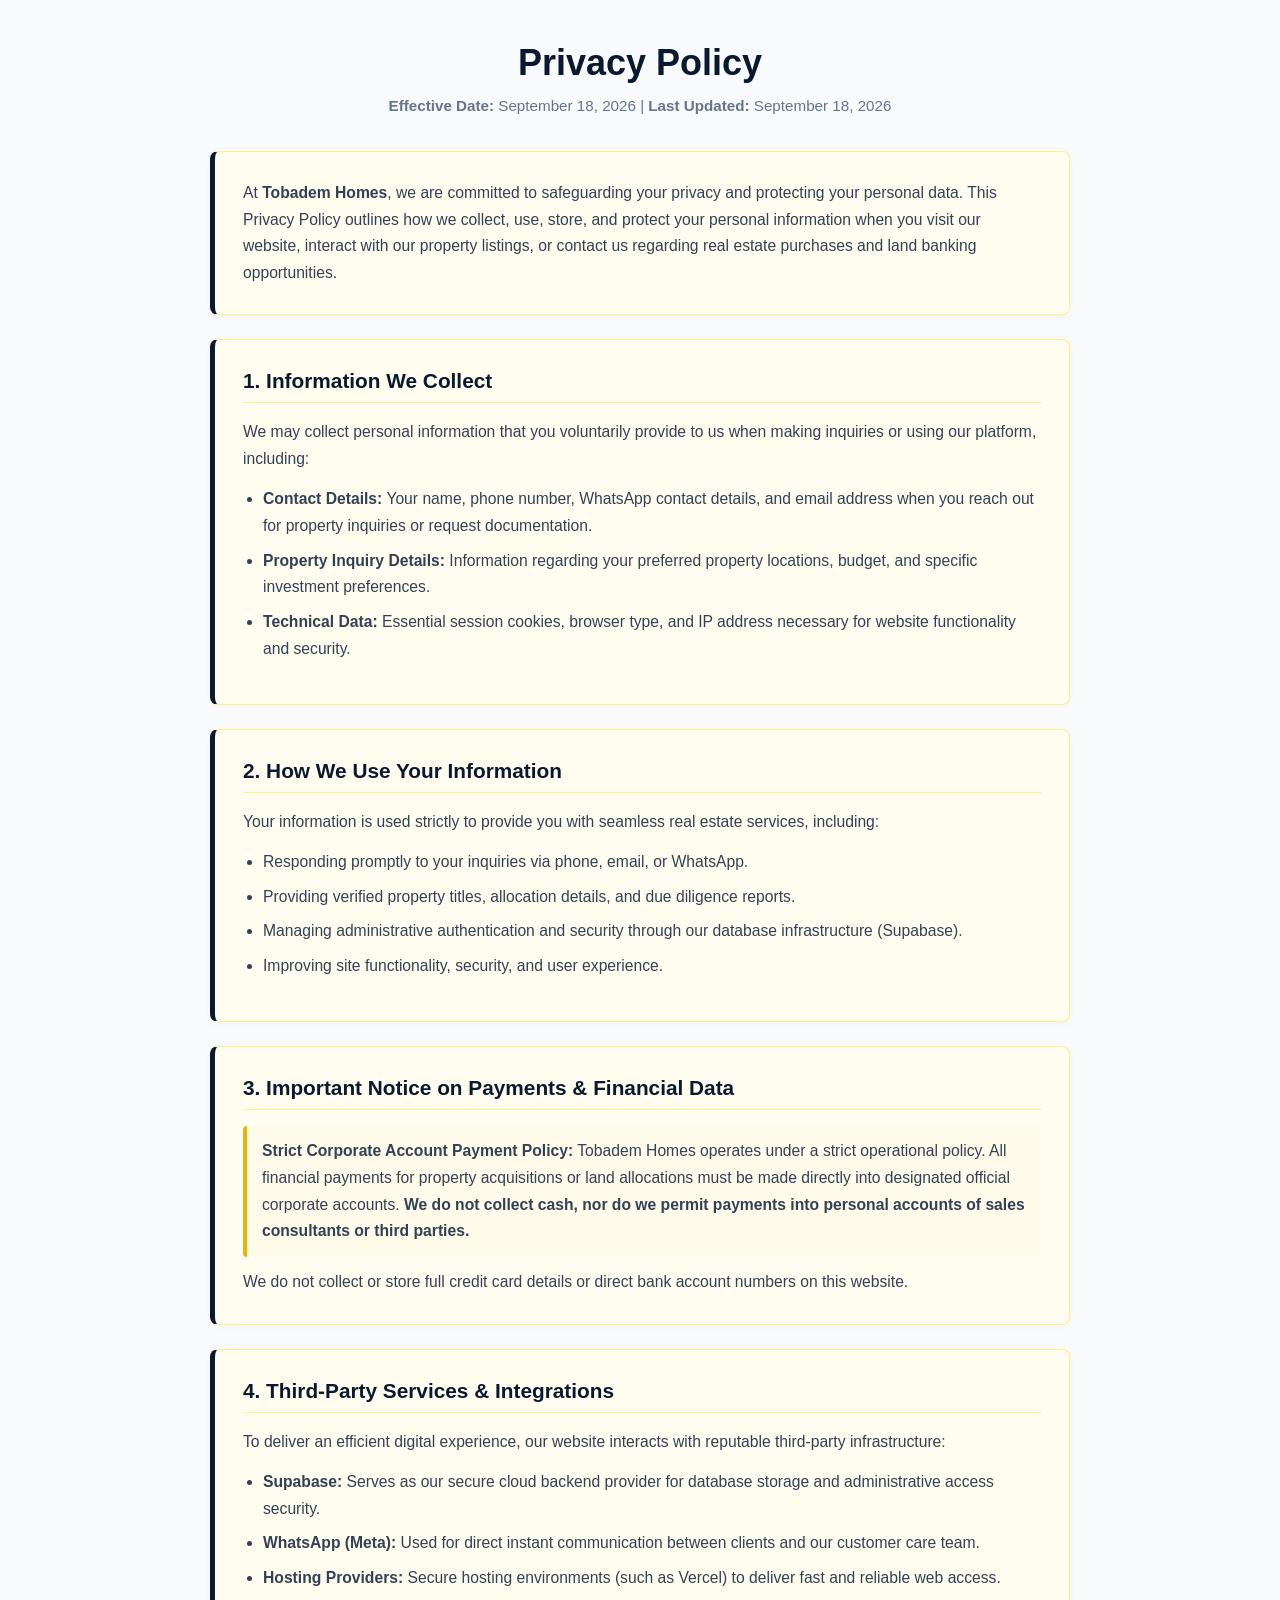
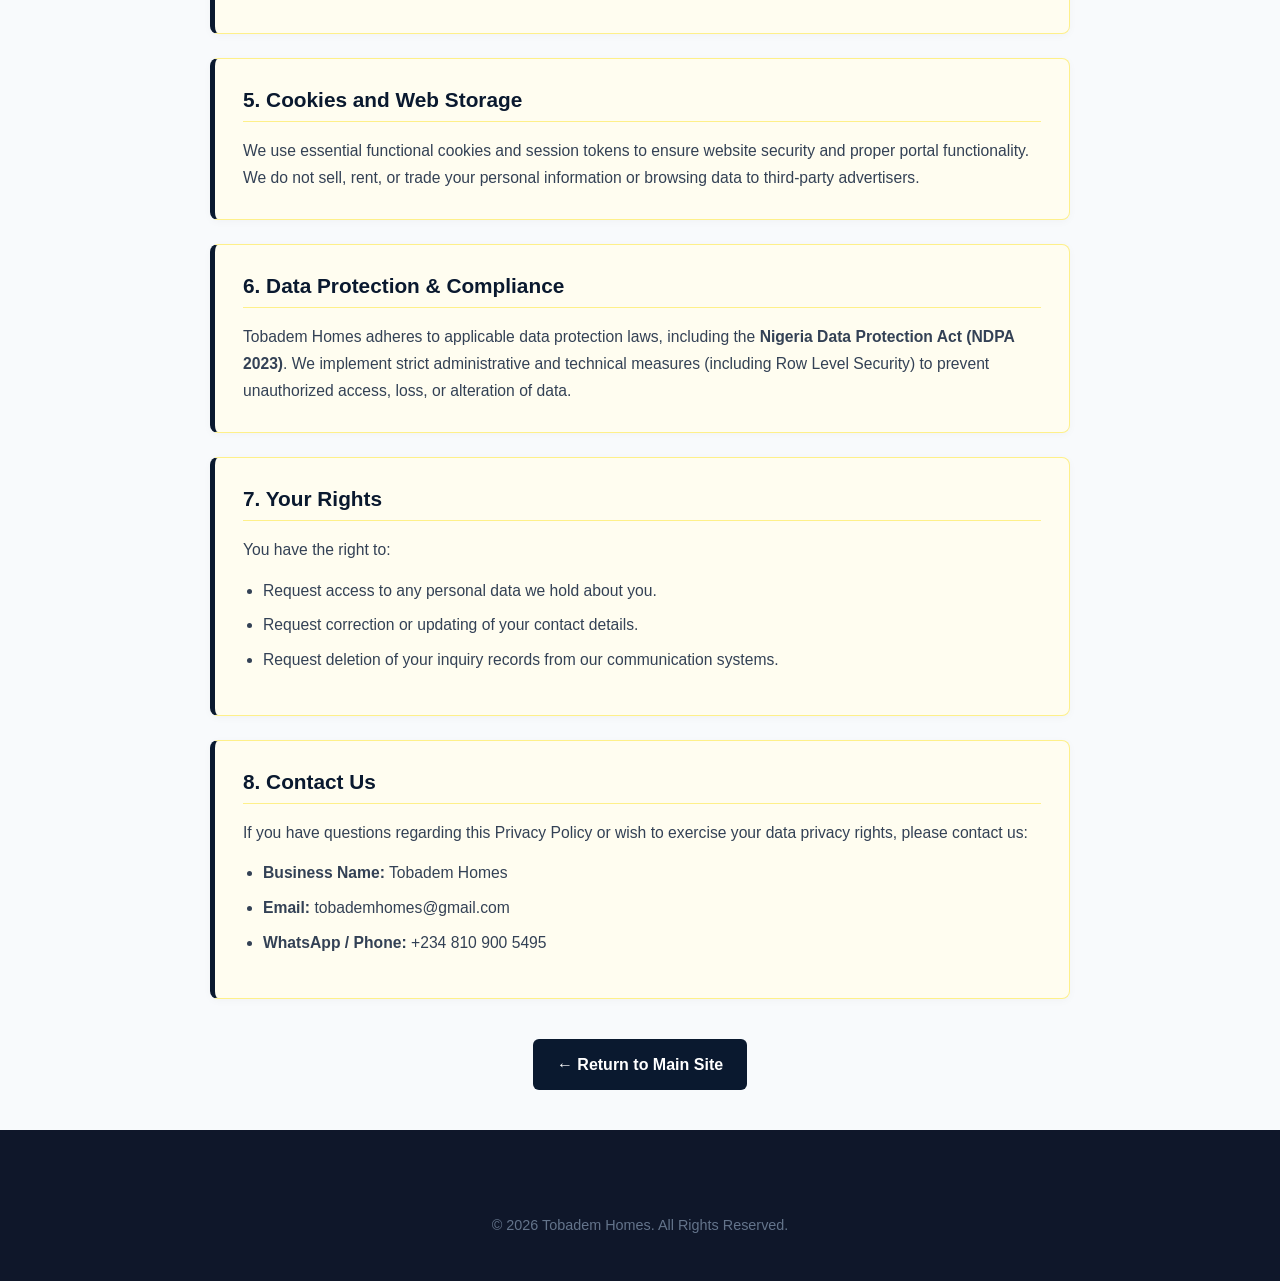
<file: privacy-policy.html>
<!doctype html>
<html lang="en">
  <head>
    <meta charset="UTF-8" />
    <meta name="viewport" content="width=device-width, initial-scale=1.0" />
    <title>Privacy Policy - Tobadem Homes</title>

    <!-- Google Tag Manager -->
    <script>
      (function (w, d, s, l, i) {
        w[l] = w[l] || [];
        w[l].push({ "gtm.start": new Date().getTime(), event: "gtm.js" });
        var f = d.getElementsByTagName(s)[0],
          j = d.createElement(s),
          dl = l != "dataLayer" ? "&l=" + l : "";
        j.async = true;
        j.src = "https://www.googletagmanager.com/gtm.js?id=" + i + dl;
        f.parentNode.insertBefore(j, f);
      })(window, document, "script", "dataLayer", "GTM-56NGSJLP");
    </script>
    <!-- End Google Tag Manager -->

    <link rel="stylesheet" href="style.css" />
    <link rel="icon" type="image/x-icon" href="./images/favicon.ico" />

    <style>
      /* Main Page Setup */
      body {
        background-color: #f8fafc;
        margin: 0;
        padding: 0;
        font-family:
          -apple-system, BlinkMacSystemFont, "Segoe UI", Roboto, Helvetica,
          Arial, sans-serif;
      }

      .privacy-container {
        max-width: 900px;
        margin: 40px auto;
        padding: 0 20px;
        line-height: 1.7;
        color: #334155;
      }

      .privacy-header {
        text-align: center;
        margin-bottom: 2rem;
      }

      .privacy-header h1 {
        color: #0a192f; /* Deep Navy Blue */
        font-size: 2.25rem;
        margin-bottom: 0.5rem;
      }

      .privacy-header .meta-date {
        color: #64748b;
        font-size: 0.95rem;
      }

      /* Card Container Wrapper for Each Policy Section */
      .privacy-card {
        background-color: #fffdf0; /* Soft, faint yellow background */
        border: 1px solid #fef08a; /* Soft yellow border */
        border-left: 5px solid #0a192f; /* Navy Blue left accent border */
        border-radius: 8px;
        padding: 1.75rem;
        margin-bottom: 1.5rem;
        box-shadow: 0 2px 8px rgba(0, 0, 0, 0.03);
      }

      .privacy-card h2 {
        color: #0a192f; /* Navy Blue */
        font-size: 1.3rem;
        margin-top: 0;
        margin-bottom: 1rem;
        border-bottom: 1px solid #fef08a;
        padding-bottom: 8px;
      }

      .privacy-card p {
        margin-top: 0;
        margin-bottom: 0.85rem;
        font-size: 0.98rem;
      }

      .privacy-card p:last-child {
        margin-bottom: 0;
      }

      .privacy-card ul {
        margin: 0.5rem 0 0.85rem 1.25rem;
        padding: 0;
      }

      .privacy-card ul li {
        margin-bottom: 0.5rem;
        font-size: 0.98rem;
      }

      /* Notice Box inside Card 3 */
      .notice-box {
        background-color: #fffbeb;
        border-left: 4px solid #eab308; /* Strong Yellow Accent */
        padding: 12px 15px;
        margin: 12px 0;
        border-radius: 4px;
      }

      /* Back to Home Button */
      .back-home-container {
        text-align: center;
        margin: 2.5rem 0;
      }

      .back-home-btn {
        display: inline-block;
        background-color: #0a192f;
        color: #ffffff;
        padding: 0.75rem 1.5rem;
        text-decoration: none;
        border-radius: 6px;
        font-weight: 600;
        transition: background-color 0.2s ease;
      }

      .back-home-btn:hover {
        background-color: #1e3a8a;
      }

      footer p {
        text-align: center;
        padding: 20px;
        font-size: 0.9em;
        color: #64748b;
      }
    </style>
  </head>
  <body>
    <!-- Google Tag Manager (noscript) -->
    <noscript
      ><iframe
        src="https://www.googletagmanager.com/ns.html?id=GTM-56NGSJLP"
        height="0"
        width="0"
        style="display: none; visibility: hidden"
      ></iframe
    ></noscript>
    <!-- End Google Tag Manager (noscript) -->

    <main class="privacy-container">
      <div class="privacy-header">
        <h1>Privacy Policy</h1>
        <p class="meta-date">
          <strong>Effective Date:</strong> September 18, 2026 |
          <strong>Last Updated:</strong> September 18, 2026
        </p>
      </div>

      <!-- Overview Card -->
      <div class="privacy-card">
        <p>
          At <strong>Tobadem Homes</strong>, we are committed to safeguarding
          your privacy and protecting your personal data. This Privacy Policy
          outlines how we collect, use, store, and protect your personal
          information when you visit our website, interact with our property
          listings, or contact us regarding real estate purchases and land
          banking opportunities.
        </p>
      </div>

      <!-- Point 1 Card -->
      <div class="privacy-card">
        <h2>1. Information We Collect</h2>
        <p>
          We may collect personal information that you voluntarily provide to us
          when making inquiries or using our platform, including:
        </p>
        <ul>
          <li>
            <strong>Contact Details:</strong> Your name, phone number, WhatsApp
            contact details, and email address when you reach out for property
            inquiries or request documentation.
          </li>
          <li>
            <strong>Property Inquiry Details:</strong> Information regarding
            your preferred property locations, budget, and specific investment
            preferences.
          </li>
          <li>
            <strong>Technical Data:</strong> Essential session cookies, browser
            type, and IP address necessary for website functionality and
            security.
          </li>
        </ul>
      </div>

      <!-- Point 2 Card -->
      <div class="privacy-card">
        <h2>2. How We Use Your Information</h2>
        <p>
          Your information is used strictly to provide you with seamless real
          estate services, including:
        </p>
        <ul>
          <li>
            Responding promptly to your inquiries via phone, email, or WhatsApp.
          </li>
          <li>
            Providing verified property titles, allocation details, and due
            diligence reports.
          </li>
          <li>
            Managing administrative authentication and security through our
            database infrastructure (Supabase).
          </li>
          <li>Improving site functionality, security, and user experience.</li>
        </ul>
      </div>

      <!-- Point 3 Card -->
      <div class="privacy-card">
        <h2>3. Important Notice on Payments & Financial Data</h2>
        <div class="notice-box">
          <p>
            <strong>Strict Corporate Account Payment Policy:</strong> Tobadem
            Homes operates under a strict operational policy. All financial
            payments for property acquisitions or land allocations must be made
            directly into designated official corporate accounts.
            <strong
              >We do not collect cash, nor do we permit payments into personal
              accounts of sales consultants or third parties.</strong
            >
          </p>
        </div>
        <p>
          We do not collect or store full credit card details or direct bank
          account numbers on this website.
        </p>
      </div>

      <!-- Point 4 Card -->
      <div class="privacy-card">
        <h2>4. Third-Party Services & Integrations</h2>
        <p>
          To deliver an efficient digital experience, our website interacts with
          reputable third-party infrastructure:
        </p>
        <ul>
          <li>
            <strong>Supabase:</strong> Serves as our secure cloud backend
            provider for database storage and administrative access security.
          </li>
          <li>
            <strong>WhatsApp (Meta):</strong> Used for direct instant
            communication between clients and our customer care team.
          </li>
          <li>
            <strong>Hosting Providers:</strong> Secure hosting environments
            (such as Vercel) to deliver fast and reliable web access.
          </li>
        </ul>
      </div>

      <!-- Point 5 Card -->
      <div class="privacy-card">
        <h2>5. Cookies and Web Storage</h2>
        <p>
          We use essential functional cookies and session tokens to ensure
          website security and proper portal functionality. We do not sell,
          rent, or trade your personal information or browsing data to
          third-party advertisers.
        </p>
      </div>

      <!-- Point 6 Card -->
      <div class="privacy-card">
        <h2>6. Data Protection & Compliance</h2>
        <p>
          Tobadem Homes adheres to applicable data protection laws, including
          the
          <strong>Nigeria Data Protection Act (NDPA 2023)</strong>. We implement
          strict administrative and technical measures (including Row Level
          Security) to prevent unauthorized access, loss, or alteration of data.
        </p>
      </div>

      <!-- Point 7 Card -->
      <div class="privacy-card">
        <h2>7. Your Rights</h2>
        <p>You have the right to:</p>
        <ul>
          <li>Request access to any personal data we hold about you.</li>
          <li>Request correction or updating of your contact details.</li>
          <li>
            Request deletion of your inquiry records from our communication
            systems.
          </li>
        </ul>
      </div>

      <!-- Point 8 Card -->
      <div class="privacy-card">
        <h2>8. Contact Us</h2>
        <p>
          If you have questions regarding this Privacy Policy or wish to
          exercise your data privacy rights, please contact us:
        </p>
        <ul>
          <li><strong>Business Name:</strong> Tobadem Homes</li>
          <li><strong>Email:</strong> tobademhomes@gmail.com</li>
          <li><strong>WhatsApp / Phone:</strong> +234 810 900 5495</li>
        </ul>
      </div>

      <div class="back-home-container">
        <a href="index.html" class="back-home-btn"
          >&larr; Return to Main Site</a
        >
      </div>
    </main>

    <footer>
      <p>&copy; 2026 Tobadem Homes. All Rights Reserved.</p>
    </footer>
  </body>
</html>
</file>
<file: style.css>
/* ==========================================================================
   TOBADEM HOMES - MASTER STYLESHEET (PRODUCTION READY)
   ========================================================================== */

/* --------------------------------------------------------------------------
   1. CSS Custom Properties / Design Tokens
   -------------------------------------------------------------------------- */
:root {
  --primary: #0f172a;          /* Deep Navy / Executive Base */
  --primary-light: #1e293b;    /* Lighter Navy Surface */
  --accent: #d97706;          /* Premium Gold / Amber */
  --accent-hover: #b45309;    /* Deep Gold Hover */
  --brand-green: #16a34a;      /* Original Verified Seal Green */
  --brand-green-hover: #15803d;/* Darker Green Hover */
  --brand-green-fade: rgba(22, 163, 74, 0.12); /* Soft Faded Green Badge BG */
  --bg-light: #f8fafc;         /* Cool Light Grey Background */
  --bg-white: #ffffff;         /* Pure White Surface */
  --text-dark: #334155;        /* Charcoal Body Text */
  --text-muted: #64748b;       /* Muted / Secondary Text */
  --border-color: #e2e8f0;     /* Border Light Neutral */
  --shadow-sm: 0 1px 3px rgba(0,0,0,0.1);
  --shadow-md: 0 4px 6px -1px rgba(0,0,0,0.1), 0 2px 4px -1px rgba(0,0,0,0.06);
  --shadow-lg: 0 20px 25px -5px rgba(0, 0, 0, 0.25);
  --transition: all 0.3s ease;
  --max-width: 1200px;
  --radius-sm: 6px;
  --radius-md: 8px;
  --radius-lg: 12px;
}

/* --------------------------------------------------------------------------
   2. Global Resets & Base Styles
   -------------------------------------------------------------------------- */
* {
  margin: 0;
  padding: 0;
  box-sizing: border-box;
}

html {
  scroll-behavior: smooth;
  font-size: 16px;
}

body {
  font-family: 'Segoe UI', -apple-system, BlinkMacSystemFont, Roboto, Oxygen, Ubuntu, Cantarell, sans-serif;
  line-height: 1.6;
  color: var(--text-dark);
  background-color: var(--bg-light);
  overflow-x: hidden;
}

h1, h2, h3, h4, h5, h6 {
  color: var(--primary);
  line-height: 1.25;
  font-weight: 700;
}

p {
  margin-bottom: 1rem;
}

p:last-child {
  margin-bottom: 0;
}

a {
  text-decoration: none;
  color: inherit;
  transition: var(--transition);
}

img {
  max-width: 100%;
  height: auto;
  display: block;
}

/* Accessibility Focus States */
a:focus-visible,
button:focus-visible,
input:focus-visible,
textarea:focus-visible {
  outline: 2px solid var(--accent);
  outline-offset: 2px;
}

/* --------------------------------------------------------------------------
   3. Common Layout & Utilities
   -------------------------------------------------------------------------- */
.container {
  max-width: var(--max-width);
  margin: 0 auto;
  padding: 0 1.5rem;
}

/* Section transparent overrides for unified background */
section,
.bg-light,
.developer-partners-section {
  background-color: transparent !important;
}

.section-header {
  text-align: center;
  margin-bottom: 2rem;
}

.section-header h2 {
  font-size: 2.25rem;
  font-weight: 800;
  margin-bottom: 0.5rem;
}

.section-header p {
  color: var(--text-muted);
  font-size: 1.1rem;
}

.grid {
  display: grid;
  grid-template-columns: repeat(auto-fit, minmax(300px, 1fr));
  gap: 2rem;
}

.category {
  display: inline-block;
  font-size: 0.75rem;
  text-transform: uppercase;
  letter-spacing: 1px;
  font-weight: 700;
  color: var(--accent);
  background: rgba(217, 119, 6, 0.1);
  padding: 0.25rem 0.75rem;
  border-radius: 50px;
  margin-bottom: 0.5rem;
}

.lead {
  font-size: 1.15rem;
  font-weight: 600;
  color: var(--primary);
}

/* Button Variants */
.btn-primary {
  display: inline-block;
  background-color: var(--accent);
  color: #ffffff;
  padding: 0.8rem 1.6rem;
  border-radius: var(--radius-sm);
  font-weight: 600;
  border: none;
  cursor: pointer;
  text-align: center;
  transition: var(--transition);
}

.btn-primary:hover {
  background-color: var(--accent-hover);
  transform: translateY(-2px);
}

.btn-secondary {
  display: inline-block;
  background-color: transparent;
  color: #ffffff;
  padding: 0.8rem 1.6rem;
  border-radius: var(--radius-sm);
  font-weight: 600;
  border: 2px solid #ffffff;
  cursor: pointer;
  text-align: center;
  transition: var(--transition);
}

.btn-secondary:hover {
  background-color: #ffffff;
  color: var(--primary);
}

/* --------------------------------------------------------------------------
   4. Navigation Bar & Mobile Menu Toggle Styles
   -------------------------------------------------------------------------- */
header {
  position: sticky;
  top: 0;
  background-color: #ffffff !important;
  z-index: 1000;
  border-bottom: 1px solid var(--border-color);
  box-shadow: var(--shadow-sm);
}

.navbar {
  display: flex;
  justify-content: space-between;
  align-items: center;
  max-width: var(--max-width);
  margin: 0 auto;
  padding: 1.2rem 1.5rem;
}

.logo {
  font-size: 1.5rem;
  font-weight: 800;
  color: var(--primary);
  letter-spacing: 1px;
}

.logo span {
  color: var(--accent);
}

.nav-links {
  display: flex;
  list-style: none;
  align-items: center;
  gap: 1.8rem;
}

.nav-links a {
  color: var(--text-dark);
  font-size: 0.95rem;
  font-weight: 600;
}

.nav-links a:hover {
  color: var(--accent);
}

.btn-nav {
  background-color: var(--accent);
  color: #ffffff !important;
  padding: 0.55rem 1.2rem;
  border-radius: var(--radius-sm);
}

.btn-nav:hover {
  background-color: var(--accent-hover) !important;
}

.menu-toggle {
  display: none;
  flex-direction: column;
  cursor: pointer;
  gap: 5px;
}

.menu-toggle .bar {
  width: 25px;
  height: 3px;
  background-color: var(--primary, #333);
  transition: 0.3s;
}

/* --------------------------------------------------------------------------
   5. Hero Section (Responsive Auto-Height)
   -------------------------------------------------------------------------- */
.hero,
#home.hero {
  background: linear-gradient(rgba(15, 23, 42, 0.85), rgba(15, 23, 42, 0.85)), 
              url('images/hero-photo.jpeg') center/cover no-repeat !important;
  height: auto !important;
  min-height: 480px;
  display: flex;
  align-items: center;
  justify-content: center;
  text-align: center;
  padding: 5rem 1.5rem 4rem 1.5rem !important;
  position: relative;
  z-index: 1;
}

.hero-content {
  max-width: 800px;
  width: 100%;
}

.hero-content h1 {
  color: #ffffff !important;
  font-size: 3rem;
  margin-bottom: 1rem;
}

.hero-content p {
  color: #e2e8f0 !important;
  font-size: 1.25rem;
  margin-bottom: 2rem;
}

.hero-btns {
  display: flex;
  gap: 1rem;
  justify-content: center;
}

/* --------------------------------------------------------------------------
   6. About Us Section (Standardized Header Scale & Center Alignment)
   -------------------------------------------------------------------------- */
#about h2,
.about-section h2,
.about-text h2,
#about .section-header {
  font-size: 2.25rem !important; /* Standardized to match all section titles */
  font-weight: 800 !important;
  color: var(--primary) !important;
  text-align: center !important;
  margin-bottom: 0.75rem !important;
}

#about p.lead,
.about-section p.lead,
.about-text p.lead,
#about .lead {
  text-align: center !important;
  max-width: 900px !important;
  margin-left: auto !important;
  margin-right: auto !important;
  margin-bottom: 2rem !important;
}

/* Maintain Justified Body Paragraphs Across Full Width */
#about p:not(.lead),
.about-section p:not(.lead),
.about-content p:not(.lead) {
  text-align: justify !important;
  text-justify: inter-word !important;
  max-width: 100% !important;
  margin-bottom: 1.2rem;
}

.about-text {
  max-width: 100% !important;
  margin: 0 auto;
}

/* --------------------------------------------------------------------------
   7. CEO / Leadership Section
   -------------------------------------------------------------------------- */
.ceo-wrapper {
  display: flex;
  align-items: flex-start;
  gap: 3.5rem;
}

.ceo-image-container {
  flex: 0 0 380px;
  position: relative;
  background-color: var(--border-color);
  border-radius: var(--radius-lg);
}

.ceo-img {
  width: 100%;
  height: 460px;
  border-radius: var(--radius-lg);
  box-shadow: var(--shadow-md);
  object-fit: cover;
  object-position: center top;
}

.ceo-badge {
  position: absolute;
  bottom: 20px;
  left: 20px;
  background-color: var(--accent);
  color: #ffffff;
  padding: 0.5rem 1rem;
  font-weight: 700;
  font-size: 0.85rem;
  border-radius: var(--radius-sm);
  box-shadow: var(--shadow-sm);
}

.ceo-content {
  flex: 1;
}

.ceo-content h2 {
  font-size: 2.2rem;
  margin-bottom: 0.2rem;
}

.ceo-name {
  color: var(--accent);
  font-size: 1.4rem;
  margin-bottom: 1.2rem;
}

/* CEO Text Justification */
#ceo .ceo-content p,
#ceo .ceo-content .lead {
  text-align: justify !important;
  text-justify: inter-word !important;
}

.ceo-highlights {
  display: flex;
  flex-direction: column;
  gap: 0.8rem;
  margin-top: 1.5rem;
}

.highlight-item {
  display: flex;
  align-items: center;
  gap: 0.8rem;
  font-weight: 600;
  color: var(--primary);
}

.highlight-item i {
  color: var(--accent);
  font-size: 1.2rem;
}

/* --------------------------------------------------------------------------
   8. Meet Our Team Section (Scope-Protected)
   -------------------------------------------------------------------------- */
.tobadem-team-section {
  text-align: center;
}

.tobadem-team-section .container {
  max-width: 1200px;
  margin: 0 auto;
  position: relative;
}

.tobadem-team-section .section-title {
  color: #0f172a;
  font-size: 2.25rem;
  font-weight: 800;
  letter-spacing: -0.5px;
  margin-bottom: 12px;
}

.tobadem-team-section .section-subtitle {
  color: #64748b;
  font-size: 1rem;
  max-width: 700px;
  margin: 0 auto 50px auto;
  line-height: 1.6;
}

.tobadem-team-section .slider-wrapper {
  position: relative;
  width: 100%;
}

.tobadem-team-section .team-slider {
  display: grid;
  grid-auto-flow: column;
  grid-auto-columns: calc((100% - 60px) / 4);
  gap: 20px;
  overflow-x: auto;
  scroll-behavior: smooth;
  scrollbar-width: none;
  padding-bottom: 25px;
  scroll-snap-type: x mandatory;
}

.tobadem-team-section .team-slider::-webkit-scrollbar {
  display: none;
}

.tobadem-team-section .team-card {
  position: relative;
  display: flex;
  flex-direction: column;
  background: #ffffff;
  border-radius: 8px;
  overflow: hidden;
  box-shadow: 0 4px 6px -1px rgba(0, 0, 0, 0.05), 0 2px 4px -1px rgba(0, 0, 0, 0.03);
  border: 1px solid #f1f5f9;
  scroll-snap-align: center;
}

.tobadem-team-section .team-card:first-child {
  scroll-snap-align: start;
}

.tobadem-team-section .image-container {
  width: 100%;
  height: 340px;
  overflow: hidden;
  clip-path: polygon(12% 0%, 100% 0%, 88% 100%, 0% 100%);
  background: #f8fafc;
  position: relative;
}

.tobadem-team-section .image-container::before {
  content: '';
  position: absolute;
  top: 0;
  left: 11.5%;
  width: 4px;
  height: 35px;
  background-color: #d97706;
  z-index: 2;
}

.tobadem-team-section .image-container img,
.team-card img,
.team-member-img img {
  width: 100%;
  height: 100%;
  object-fit: cover;
  object-position: center top !important;
}

.tobadem-team-section .member-info {
  margin-top: 5px;
  background: #ffffff;
  border-left: 4px solid #d97706;
  padding: 16px 15px;
  text-align: left;
  clip-path: polygon(0 0, 90% 0, 100% 100%, 0% 100%);
}

.tobadem-team-section .member-name {
  font-size: 1.15rem;
  font-weight: 700;
  color: #0f172a;
  letter-spacing: -0.3px;
}

.tobadem-team-section .member-role {
  font-size: 0.9rem;
  color: #d97706;
  font-weight: 600;
  margin-top: 3px;
}

.tobadem-team-section .slide-btn {
  position: absolute;
  right: -25px;
  top: 45%;
  transform: translateY(-50%);
  width: 46px;
  height: 46px;
  border-radius: 6px;
  background-color: #d97706;
  color: #ffffff;
  border: none;
  cursor: pointer;
  display: flex;
  align-items: center;
  justify-content: center;
  box-shadow: 0 4px 12px rgba(217, 119, 6, 0.2);
  transition: background-color 0.2s, transform 0.2s;
  z-index: 10;
  user-select: none;
}

.tobadem-team-section .slide-btn:hover {
  background-color: #b45309;
  transform: translateY(-50%) scale(1.03);
}

.tobadem-team-section .prev-btn {
  left: -25px;
  right: auto;
}

/* --------------------------------------------------------------------------
   9. Developer Partners Section (Marquee)
   -------------------------------------------------------------------------- */
.developer-partners-wrapper {
  overflow: hidden;
  width: 100%;
  position: relative;
}

.developer-partners-grid {
  display: flex !important;
  gap: 20px;
  width: max-content;
  animation: continuousScrollRight 10s linear infinite;
}

.developer-partners-grid:hover {
  animation-play-state: paused;
}

.developer-partners-section .partner-card {
  flex-shrink: 0;
  min-width: 220px;
  text-align: center;
  background: #ffffff;
  border: 1px solid var(--border-color);
  border-radius: var(--radius-md);
  padding: 1.2rem 1rem;
  box-shadow: var(--shadow-sm);
  transition: var(--transition);
}

.developer-partners-section .partner-card:hover {
  transform: translateY(-3px);
  border-color: var(--accent);
  box-shadow: var(--shadow-md);
}

.partner-card span {
  font-weight: 700;
  color: var(--primary);
  font-size: 1rem;
}

/* --------------------------------------------------------------------------
   10. Property Cards & Green Accents
   -------------------------------------------------------------------------- */
#property-grid {
  display: grid;
  grid-template-columns: repeat(auto-fill, minmax(300px, 1fr));
  gap: 20px;
}

.filter-container {
  display: flex;
  justify-content: center;
  gap: 0.8rem;
  margin-bottom: 2.5rem;
  flex-wrap: wrap;
  grid-column: 1 / -1;
}

.filter-btn {
  background-color: #ffffff;
  border: 1px solid var(--border-color);
  padding: 0.6rem 1.2rem;
  border-radius: 50px;
  cursor: pointer;
  font-weight: 600;
  color: var(--text-dark);
  transition: var(--transition);
}

.filter-btn:hover,
.filter-btn.active {
  background-color: var(--primary);
  color: #ffffff;
  border-color: var(--primary);
}

.property-card {
  background: #ffffff;
  border-radius: var(--radius-md);
  overflow: hidden;
  box-shadow: var(--shadow-sm);
  border: 1px solid var(--border-color);
  display: flex;
  flex-direction: column;
  transition: var(--transition);
  max-width: 380px;
  width: 100%;
  margin: 0 auto;
}

.property-card:hover {
  transform: translateY(-5px);
  box-shadow: var(--shadow-md);
}

.card-image-wrapper {
  position: relative !important;
  height: 220px !important;
  max-height: 220px !important;
  overflow: hidden;
  background-color: #e2e8f0;
}

.card-img {
  width: 100%;
  height: 220px !important;
  max-height: 220px !important;
  object-fit: cover;
  transition: transform 0.5s ease;
}

.property-card:hover .card-img {
  transform: scale(1.05);
}

.card-badge {
  position: absolute;
  top: 15px;
  left: 15px;
  background: var(--brand-green-fade);
  color: var(--brand-green-hover);
  border: 1px solid rgba(22, 163, 74, 0.3);
  backdrop-filter: blur(4px);
  padding: 0.35rem 0.85rem;
  font-size: 0.75rem;
  font-weight: 700;
  border-radius: 50px;
}

.verification-seal {
  position: absolute !important;
  top: 12px !important;
  right: 12px !important;
  left: auto !important;
  bottom: auto !important;
  width: auto !important;
  height: auto !important;
  max-width: max-content !important;
  max-height: max-content !important;
  padding: 6px 12px !important;
  display: inline-flex !important;
  align-items: center !important;
  justify-content: center !important;
  gap: 6px !important;
  background-color: #10b981 !important;
  color: #ffffff !important;
  font-size: 0.85rem !important;
  font-weight: 700 !important;
  line-height: 1 !important;
  white-space: nowrap !important;
  border-radius: 6px !important;
  z-index: 10 !important;
}

.verification-seal svg {
  width: 14px !important;
  height: 14px !important;
  min-width: 14px !important;
  fill: currentColor !important;
}

.card-body {
  padding: 1.5rem;
  display: flex;
  flex-direction: column;
  flex-grow: 1;
}

.card-title {
  font-size: 1.2rem;
  margin-bottom: 0.4rem;
}

.card-location {
  color: var(--text-muted);
  font-size: 0.85rem;
  display: flex;
  align-items: center;
  gap: 4px;
  margin-bottom: 1rem;
}

.card-pricing-block {
  background-color: var(--bg-light);
  padding: 0.8rem 1rem;
  border-radius: var(--radius-sm);
  margin-bottom: 1rem;
}

.price-main {
  display: flex;
  flex-direction: column;
  margin-bottom: 0.3rem;
}

.price-label {
  font-size: 0.75rem;
  color: var(--text-muted);
  text-transform: uppercase;
}

.price-value {
  font-size: 1.25rem;
  font-weight: 800;
  color: var(--accent);
}

.deposit-tag {
  font-size: 0.85rem;
  color: var(--text-dark);
}

.card-features-list {
  list-style: none;
  margin-bottom: 1.5rem;
  flex-grow: 1;
}

.btn-verify-action {
  display: block;
  width: 100%;
  background-color: var(--brand-green);
  color: #ffffff;
  text-align: center;
  padding: 0.8rem;
  border-radius: var(--radius-sm);
  font-size: 0.9rem;
  font-weight: 700;
  transition: var(--transition);
}

.btn-verify-action:hover {
  background-color: var(--brand-green-hover);
  transform: translateY(-2px);
  box-shadow: 0 4px 10px rgba(22, 163, 74, 0.25);
}

/* --------------------------------------------------------------------------
   11. Testimonials & Client Reviews Slider (Marquee)
   -------------------------------------------------------------------------- */
.reviews-slider-wrapper {
  overflow: hidden;
  width: 100%;
  position: relative;
}

.reviews-track {
  display: flex;
  gap: 24px;
  width: max-content;
  animation: continuousScrollRight 10s linear infinite;
}

.reviews-track:hover {
  animation-play-state: paused;
}

.review-card {
  flex-shrink: 0;
  width: 320px;
  background: var(--bg-white);
  border: 1px solid var(--border-color);
  border-radius: var(--radius-md);
  padding: 1.8rem;
  box-shadow: var(--shadow-sm);
  display: flex;
  flex-direction: column;
  justify-content: space-between;
}

.review-stars {
  color: var(--accent);
  margin-bottom: 0.8rem;
  font-size: 0.9rem;
}

.review-text {
  font-size: 0.95rem;
  color: var(--text-dark);
  font-style: italic;
  margin-bottom: 1.2rem;
}

.review-author {
  display: flex;
  flex-direction: column;
}

.review-author strong {
  color: var(--primary);
  font-size: 0.95rem;
}

.review-author span {
  font-size: 0.8rem;
  color: var(--text-muted);
}

/* --------------------------------------------------------------------------
   12. SHARED KEYFRAME ANIMATIONS
   -------------------------------------------------------------------------- */
@keyframes continuousScrollRight {
  0% {
    transform: translateX(-50%);
  }
  100% {
    transform: translateX(0);
  }
}

/* --------------------------------------------------------------------------
   13. Educational Blog Cards Section
   -------------------------------------------------------------------------- */
.card {
  background-color: #ffffff;
  border-radius: var(--radius-md);
  border: 1px solid var(--border-color);
  box-shadow: var(--shadow-sm);
  transition: var(--transition);
  display: flex;
  flex-direction: column;
}

.card:hover {
  transform: translateY(-5px);
  box-shadow: var(--shadow-md);
}

.card-body h3 {
  font-size: 1.3rem;
  margin-top: 0.4rem;
  margin-bottom: 0.4rem;
}

.card-body .date {
  font-size: 0.85rem;
  color: var(--text-muted);
  margin-bottom: 1rem;
}

/* --------------------------------------------------------------------------
   14. Contact Section & Forms
   -------------------------------------------------------------------------- */
.contact-wrapper {
  max-width: 650px;
  margin: 0 auto;
  background-color: #ffffff;
  padding: 2.5rem;
  border-radius: var(--radius-lg);
  box-shadow: var(--shadow-sm);
  border: 1px solid var(--border-color);
}

.contact-form {
  display: flex;
  flex-direction: column;
  gap: 1.2rem;
}

.contact-form input,
.contact-form textarea {
  width: 100%;
  padding: 0.8rem 1rem;
  border: 1px solid var(--border-color);
  border-radius: var(--radius-sm);
  font-family: inherit;
  font-size: 0.95rem;
  outline: none;
  transition: var(--transition);
}

.contact-form input:focus,
.contact-form textarea:focus {
  border-color: var(--accent);
}

#formFeedback {
  margin-top: 12px;
  display: block;
  width: 100%;
}

/* --------------------------------------------------------------------------
   15. Modal Reader Mechanics (Justified Body Text)
   -------------------------------------------------------------------------- */
.blog-modal {
  display: none;
  position: fixed;
  top: 0;
  left: 0;
  width: 100%;
  height: 100%;
  background: rgba(15, 23, 42, 0.8);
  backdrop-filter: blur(6px);
  z-index: 2000;
  overflow-y: auto;
  padding: 20px;
}

.blog-modal-content {
  background: #ffffff;
  max-width: 850px;
  margin: 40px auto;
  border-radius: var(--radius-lg);
  padding: 2.5rem;
  position: relative;
  box-shadow: var(--shadow-lg);
}

.blog-modal-close {
  position: absolute;
  top: 20px;
  right: 20px;
  background: none;
  border: none;
  font-size: 2.2rem;
  cursor: pointer;
  color: var(--text-muted);
  transition: var(--transition);
}

.blog-modal-close:hover {
  color: var(--primary);
}

.blog-modal-header h2 {
  font-size: 2rem;
  color: var(--primary);
  margin: 0.8rem 0 0.4rem;
  line-height: 1.3;
}

.blog-modal-date {
  font-size: 0.85rem;
  color: var(--text-muted);
}

.blog-modal-body,
.blog-modal-body p {
  margin-top: 1.5rem;
  color: var(--text-dark);
  font-size: 1rem;
  line-height: 1.7;
  text-align: justify !important;
  text-justify: inter-word !important;
}

.blog-modal-footer {
  margin-top: 2.5rem;
  text-align: center;
}

/* --------------------------------------------------------------------------
   16. Footer Section
   -------------------------------------------------------------------------- */
footer {
  background-color: var(--primary) !important;
  color: #ffffff;
  padding: 4rem 1.5rem 1.5rem;
  position: relative;
}

.footer-container {
  max-width: var(--max-width);
  margin: 0 auto;
  display: grid;
  grid-template-columns: 1.5fr 1fr;
  gap: 3rem;
  margin-bottom: 3rem;
}

.footer-brand h3 {
  color: #ffffff;
  font-size: 1.5rem;
  margin-bottom: 1rem;
}

.footer-brand h3 span {
  color: var(--accent);
}

.footer-brand p {
  color: #94a3b8;
  max-width: 450px;
}

.footer-socials h4 {
  color: #ffffff;
  font-size: 1.2rem;
  margin-bottom: 0.8rem;
}

.footer-socials p {
  color: #94a3b8;
  font-size: 0.9rem;
  margin-bottom: 1.2rem;
}

.social-icons {
  display: flex;
  align-items: center;
  gap: 0.8rem;
  flex-wrap: wrap;
}

.social-icons a {
  display: flex;
  align-items: center;
  justify-content: center;
  width: 40px;
  height: 40px;
  background-color: var(--primary-light);
  color: #ffffff;
  border-radius: 50%;
  font-size: 1rem;
}

.social-icons a:hover {
  background-color: var(--accent);
}

.social-icons a.whatsapp-btn {
  width: auto;
  border-radius: 50px;
  padding: 0 1.2rem;
  background-color: #25d366;
  gap: 0.5rem;
  font-weight: 600;
  font-size: 0.85rem;
}

.social-icons a.whatsapp-btn:hover {
  background-color: #1eb954;
}

.footer-bottom {
  text-align: center;
  padding-top: 1.5rem;
  border-top: 1px solid var(--primary-light);
  color: #64748b;
  font-size: 0.85rem;
}

/* --------------------------------------------------------------------------
   17. UNIFORM SECTION HEIGHT OVERRIDES
   -------------------------------------------------------------------------- */
#about,
#ceo,
#team,
.tobadem-team-section,
#testimonials,
#partners,
.developer-partners-section,
#blog,
#contact {
  padding-top: 3rem !important;
  padding-bottom: 3rem !important;
  min-height: auto !important;
  height: auto !important;
}

#properties {
  padding-top: 4rem !important;
  padding-bottom: 4rem !important;
  height: auto !important;
}

section .section-header {
  margin-top: 0 !important;
  margin-bottom: 1.5rem !important;
}

/* --------------------------------------------------------------------------
   18. CONSOLIDATED RESPONSIVE MEDIA QUERIES
   -------------------------------------------------------------------------- */

/* Large Tablets / Laptops */
@media (max-width: 1024px) {
  .tobadem-team-section .team-slider { 
    grid-auto-columns: calc((100% - 40px) / 3); 
  }
}

/* Tablets */
@media (max-width: 992px) {
  .ceo-wrapper {
    flex-direction: column;
  }

  .ceo-image-container {
    flex: initial;
    width: 100% !important;
    max-width: 480px !important;
    margin: 0 auto 1.5rem auto !important;
  }

  .ceo-img {
    width: 100% !important;
    height: 380px !important;
    object-fit: cover !important;
  }

  .footer-container {
    grid-template-columns: 1fr;
  }
}

/* Small Tablets & Handheld Devices (< 768px) */
@media (max-width: 768px) {
  #about, #ceo, #team, #testimonials, #partners, #blog, #contact {
    padding-top: 2rem !important;
    padding-bottom: 2rem !important;
  }

  .navbar {
    display: flex;
    justify-content: space-between;
    align-items: center;
    position: relative;
    width: 100%;
    padding: 1rem;
  }

  .logo { order: 1; }

  .menu-toggle {
    order: 2;
    display: flex !important;
    flex-direction: column;
    justify-content: space-between;
    width: 28px;
    height: 20px;
    cursor: pointer;
  }

  .menu-toggle span, 
  .menu-toggle .bar {
    display: block;
    height: 3px;
    width: 100%;
    background-color: var(--primary);
    border-radius: 2px;
  }

  .nav-links { display: none; }

  .nav-links.active {
    display: flex !important;
    flex-direction: column;
    position: absolute;
    top: 100%;
    left: 0;
    width: 100%;
    background: #ffffff;
    padding: 1.5rem;
    box-shadow: 0 10px 15px rgba(0,0,0,0.1);
    border-top: 1px solid var(--border-color);
    gap: 1rem;
    text-align: center;
    z-index: 1000;
  }

  /* Hero Section Mobile Fix */
  .hero,
  #home.hero {
    height: auto !important;
    min-height: 0 !important;
    padding-top: 5.5rem !important;
    padding-bottom: 3.5rem !important;
  }

  .hero-content h1 { 
    font-size: 1.85rem !important; 
    line-height: 1.25 !important;
    margin-bottom: 0.8rem !important;
  }

  .hero-content p { 
    font-size: 0.95rem !important; 
    line-height: 1.5 !important;
    margin-bottom: 1.5rem !important;
  }

  .hero-btns { 
    flex-direction: column !important; 
    width: 100%;
    gap: 0.75rem;
  }

  .hero-btns .btn-primary,
  .hero-btns .btn-secondary {
    width: 100%;
    display: block;
  }

  .blog-modal-content { padding: 1.5rem; margin: 20px auto; }
  .blog-modal-header h2 { font-size: 1.5rem; }

  /* Mobile Team Slider & Bottom-Centered Buttons */
  .tobadem-team-section .slider-wrapper {
    padding-bottom: 65px !important;
  }

  .tobadem-team-section .team-slider { 
    display: flex !important;
    gap: 16px !important;
    overflow-x: auto !important;
    scroll-snap-type: x mandatory !important;
    -webkit-overflow-scrolling: touch;
    padding-bottom: 10px !important;
  }

  .tobadem-team-section .team-card {
    flex: 0 0 78vw !important;
    max-width: 280px !important;
    height: auto !important;
    min-height: 0 !important;
    display: flex !important;
    flex-direction: column !important;
    justify-content: flex-start !important;
    scroll-snap-align: center !important;
  }

  .tobadem-team-section .team-card:first-child {
    scroll-snap-align: start !important;
  }

  .tobadem-team-section .team-card .image-container {
    height: auto !important;
    min-height: 0 !important;
  }

  .tobadem-team-section .team-card .image-container img {
    width: 100% !important;
    height: 260px !important;
    object-fit: cover !important;
    display: block !important;
  }

  .tobadem-team-section .team-card .member-info {
    margin-top: 0 !important;
    position: static !important;
    padding-top: 12px !important;
    padding-bottom: 16px !important;
  }

  /* Force Navigation Buttons Visible on Mobile */
  .tobadem-team-section .slide-btn {
    display: flex !important;
    top: auto !important;
    bottom: 5px !important;
    transform: none !important;
    width: 46px !important;
    height: 46px !important;
    z-index: 20 !important;
  }

  .tobadem-team-section .prev-btn {
    left: calc(50% - 54px) !important;
    right: auto !important;
  }

  .tobadem-team-section .next-btn {
    left: calc(50% + 8px) !important;
    right: auto !important;
  }
}
</file>
